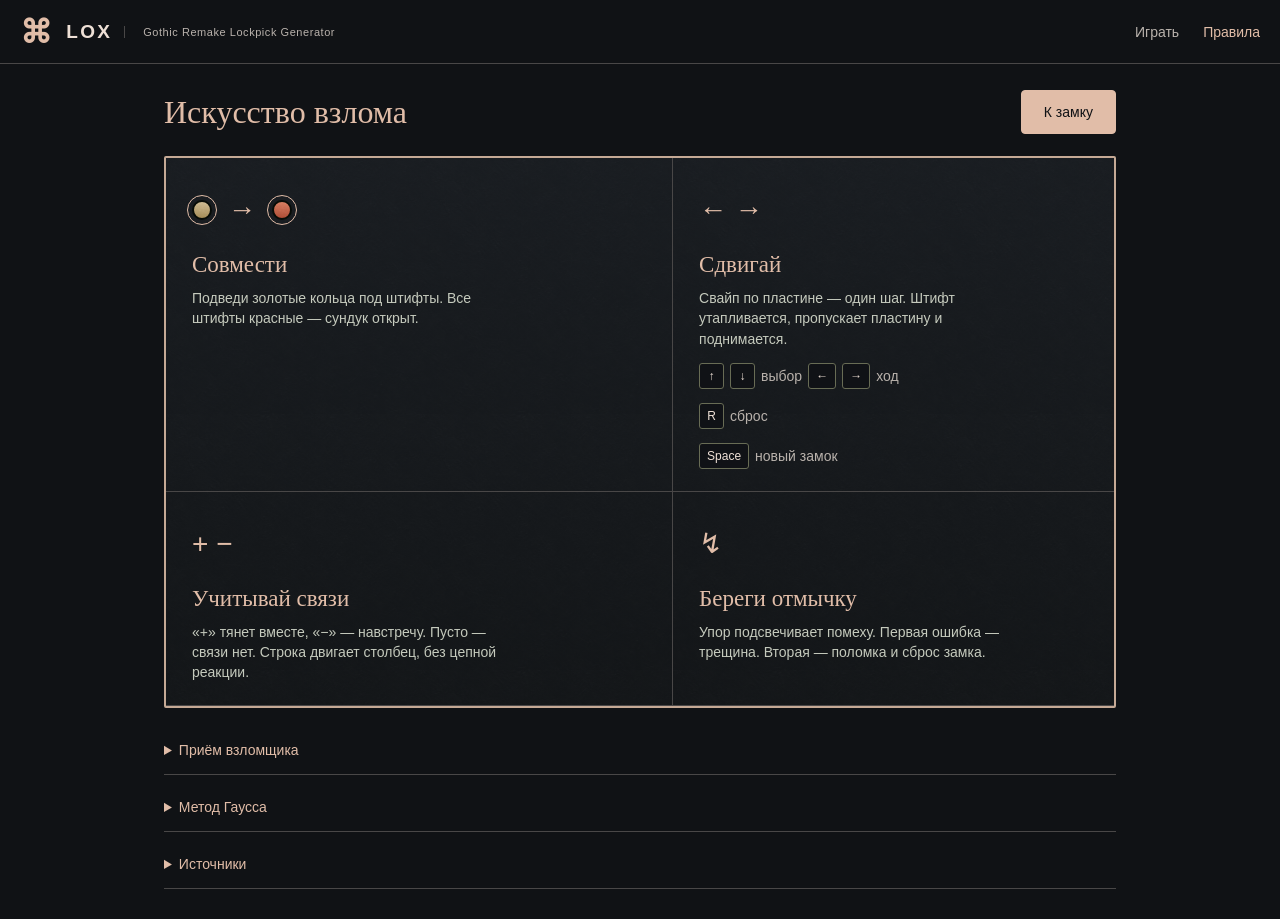
<file: guide.html>
<!doctype html>
<html lang="ru"><head><meta charset="UTF-8"><meta name="viewport" content="width=device-width,initial-scale=1,viewport-fit=cover"><meta name="theme-color" content="#111310"><title>Правила — LOX</title><link rel="stylesheet" href="./style.css?v=4e3e2d72d8f1"></head>
<body><header class="header"><a href="./" class="brand"><span class="brand-mark">⌘</span> LOX <span class="brand-sub">Gothic Remake Lockpick Generator</span></a><nav aria-label="Главная навигация"><a href="./">Играть</a><a href="./guide.html" aria-current="page">Правила</a></nav></header>
<main class="workspace guide"><div class="manual-heading"><h1>Искусство взлома</h1><a class="return" href="./">К замку</a></div>
<div class="manual-grid">
<section class="manual-card"><div class="manual-art" aria-hidden="true"><i class="demo-pin"></i><span>→</span><i class="demo-pin red"></i></div><h2>Совмести</h2><p>Подведи золотые кольца под штифты. Все штифты красные — сундук открыт.</p></section>
<section class="manual-card"><div class="manual-art" aria-hidden="true">← →</div><h2>Сдвигай</h2><p>Свайп по пластине — один шаг. Штифт утапливается, пропускает пластину и поднимается.</p><div class="control-keys"><kbd>↑</kbd><kbd>↓</kbd> выбор <kbd>←</kbd><kbd>→</kbd> ход</div><div class="control-keys"><kbd>R</kbd> сброс</div><div class="control-keys"><kbd>Space</kbd> новый замок</div></section>
<section class="manual-card"><div class="manual-art" aria-hidden="true">+ −</div><h2>Учитывай связи</h2><p>«+» тянет вместе, «−» — навстречу. Пусто — связи нет. Строка двигает столбец, без цепной реакции.</p></section>
<section class="manual-card"><div class="manual-art" aria-hidden="true">↯</div><h2>Береги отмычку</h2><p>Упор подсвечивает помеху. Первая ошибка — трещина. Вторая — поломка и сброс замка.</p></section>
</div>
<div class="manual-tips"><details><summary>Приём взломщика</summary><p>Начни с независимых ходов. Следи за краями связанных деталей. Для тренировки отключи поломку в меню.</p></details><details><summary>Метод Гаусса</summary><p>По таблице связей можно вычислить суммарные сдвиги. Метод Гаусса решает эти уравнения; порядок ходов и упоры проверяй отдельно.</p></details><details><summary>Источники</summary><div class="source-list"><a href="https://www.gamesradar.com/games/rpg/gothic-1-remake-lockpicking/" target="_blank" rel="noopener noreferrer">GamesRadar+</a><a href="https://lock-picker.com/lockpicking-guide/" target="_blank" rel="noopener noreferrer">Lock-picker</a><a href="https://github.com/Xetoxyc/gothic-remake-lockpicker" target="_blank" rel="noopener noreferrer">Xetoxyc</a></div></details></div>
</main></body></html>
</file>
<file: style.css>
:root{color-scheme:dark;--bg:#111310;--panel:#1a1e18;--line:#3c4235;--muted:#aeb3a3;--text:#e7e8dd;--gold:#d4b875;--red:#eb9b86;--metal:url('./assets/iron.jpg?v=0854e45d810f');--spring:cubic-bezier(.18,.85,.3,1.06);font:16px Arial,Helvetica,sans-serif;color:var(--text);background:var(--bg)}
@supports (transition-timing-function:linear(0,1)){:root{--spring:linear(0,.16,.44,.7,.88,.98,1.018,1.012,1)}}
*{box-sizing:border-box}body{margin:0}a{color:inherit;text-decoration:none}button,input,a{-webkit-tap-highlight-color:transparent}button,a{touch-action:manipulation}button{font:inherit;color:inherit;cursor:pointer;border:1px solid var(--line);border-radius:4px;background:linear-gradient(#293023dd,#20251ddd),var(--metal);transition:transform 180ms var(--spring),border-color 150ms,background-color 150ms}button:hover:not(:disabled){border-color:var(--gold)}button:active:not(:disabled){transform:scale(.96)}button:disabled{opacity:.4;cursor:default}button:focus-visible,a:focus-visible,input:focus-visible,summary:focus-visible,.plate:focus-visible{outline:2px solid var(--gold);outline-offset:2px}h1,h2,h3{font-family:Georgia,serif;font-weight:400;text-wrap:balance;margin:0}p{line-height:1.45;margin:0}h1{font-size:28px}h2{font-size:23px}h3{font-size:21px}[hidden]{display:none!important}.sr-only{position:absolute;width:1px;height:1px;padding:0;margin:-1px;overflow:hidden;clip:rect(0,0,0,0);white-space:nowrap;border:0}
.header{height:calc(64px + env(safe-area-inset-top));padding:env(safe-area-inset-top) max(20px,env(safe-area-inset-right)) 0 max(20px,env(safe-area-inset-left));border-bottom:1px solid var(--line);display:flex;align-items:center;justify-content:space-between;gap:20px}.brand{display:flex;align-items:center;gap:12px;font-size:19px;font-weight:600;letter-spacing:.12em}.brand-mark{color:var(--gold);font-size:32px}.brand-sub{font-size:11px;letter-spacing:.05em;font-weight:400;color:var(--muted);padding-left:18px;border-left:1px solid var(--line)}nav{display:flex;gap:24px;font-size:14px}nav a{padding:12px 0;color:var(--muted)}nav a[aria-current],nav a:hover{color:var(--gold)}.mobile-nav,.mobile-controls{display:none}
.game-page{height:100dvh;overflow:hidden;overscroll-behavior:none}.workspace{max-width:1600px;margin:0 auto}.game-page .workspace{height:calc(100dvh - 64px - env(safe-area-inset-top));padding:18px 24px max(18px,env(safe-area-inset-bottom));display:flex;flex-direction:column;gap:14px}.page-heading{display:flex;align-items:center;justify-content:space-between;flex:none}.mode-tag{color:var(--gold);font-size:13px}.layout{display:grid;grid-template-columns:190px minmax(0,1fr) 210px;gap:24px;flex:1;min-height:0}.setup,.connections{min-height:0;overflow:auto;padding:10px 0}.setup h2,.connections h2{margin-bottom:18px}fieldset{border:0;margin:0;padding:0}.levels{display:flex;gap:6px}.levels button{flex:1;min-width:0;height:44px}.levels button[aria-pressed=true]{background:var(--gold);color:var(--bg);border-color:var(--gold)}.level-caption{font-size:13px;margin:12px 0 18px}.level-caption strong{font-weight:400}.primary{width:100%;min-height:44px;display:flex;align-items:center;justify-content:space-between;padding:10px 12px;background:linear-gradient(#d4b875ee,#b89c5bee),var(--metal);color:#15180f;border-color:var(--gold);font-size:14px;font-weight:600}.settings{margin:20px 0;padding:18px 0;border-block:1px solid var(--line)}.check{display:flex;align-items:center;gap:10px;min-height:36px;font-size:14px;cursor:pointer}.audio-settings .check{margin-bottom:8px}input[type=checkbox]{appearance:none;flex:none;width:30px;height:18px;margin:0;border-radius:12px;background:#393f32;border:1px solid #717964;position:relative}input[type=checkbox]:before{content:'';position:absolute;left:3px;top:3px;width:10px;height:10px;border-radius:50%;background:var(--muted);transition:transform 180ms var(--spring)}input:checked{border-color:var(--gold)}input:checked:before{background:var(--gold);transform:translateX(12px)}.fine{color:var(--muted);font-size:12px;margin:10px 0}.audio-settings .primary{margin-top:12px}
.game{min-width:0;min-height:0;display:flex;flex-direction:column;border:3px solid #555747;border-radius:6px;background:linear-gradient(#191d17f5,#171b15f5),var(--metal);box-shadow:inset 0 0 0 1px #090c08;overflow:hidden}.game-heading{padding:14px 18px;display:flex;align-items:center;justify-content:space-between;gap:10px;flex:none}.game-heading h2{font-size:24px}.status-label{font-size:11px;padding:6px 8px;border:1px solid #656047;color:var(--gold);border-radius:3px;flex:none}.status-label.won{color:var(--red);border-color:var(--red)}.board{flex:1;min-height:0;display:flex;flex-direction:column;justify-content:center;gap:5px;padding:0 10px}.plate{flex:1;min-height:0;max-height:108px;display:grid;grid-template-columns:36px minmax(0,1fr) 36px;gap:6px;align-items:center;padding:3px 6px;border:1px solid transparent;border-radius:4px;touch-action:none;user-select:none;-webkit-user-select:none}.plate.selected{background:#d4b8750b;border-color:#827448}.arrow{height:40px;font:27px Georgia,serif;padding:0}.rail{position:relative;min-width:0;height:100%;max-height:64px;overflow:hidden;container-type:inline-size}.rail:before{content:'';position:absolute;top:50%;left:0;right:0;height:2px;background:#080b07;box-shadow:0 1px #34392b}.plate-track{position:absolute;top:50%;left:calc(100% * 3 / 13);width:calc(100% * 7 / 13);height:78%;max-height:46px;translate:0 -50%;display:grid;grid-template-columns:repeat(7,minmax(0,1fr));align-items:center;background:linear-gradient(#a2a58a99,#434b37bb 12%,#2d3427aa 85%,#10150dee),var(--metal);background-size:auto,128px;border-top:2px solid #888e73;border-bottom:3px solid #090d07;border-radius:4px;box-shadow:0 3px 3px #0008;transition:transform 200ms var(--plate-travel,cubic-bezier(.4,0,.6,1)) 25ms}.hole{justify-self:center;width:clamp(8px,3.5cqw,19px);aspect-ratio:1;border-radius:50%;background:#0b1009;border:1px solid #677056;box-shadow:inset 0 2px 3px #000}.hole.target{border-color:var(--gold);outline:1px solid #b99552;outline-offset:2px}.fixed-pin{position:absolute;left:50%;top:50%;width:clamp(5px,2.3cqw,13px);aspect-ratio:1;border-radius:50%;transform:translate(-50%,-50%);background:linear-gradient(#e4cea0dd,#b4995cdd),var(--metal);border:1px solid #d1b779;box-shadow:0 1px 2px #000;pointer-events:none;z-index:1}.centered .fixed-pin{background:linear-gradient(#ed8868dd,#be4f35dd),var(--metal);border-color:#ed9276;box-shadow:0 1px 2px #321309}.moving .fixed-pin{animation:pin-dip 250ms linear}.plate.blocked{border-color:var(--red);background:#56302366;animation:edge-shake 240ms ease-out}.blocked .plate-track{border-color:var(--red)}
@keyframes pin-dip{0%{transform:translate(-50%,-50%) scale(1)}10%,90%{transform:translate(-50%,-50%) scale(.84)}94%{transform:translate(-50%,-50%) scale(1.015)}100%{transform:translate(-50%,-50%) scale(1)}}
@keyframes edge-shake{0%,100%{transform:translateX(0)}18%{transform:translateX(-4px)}40%{transform:translateX(3px)}65%{transform:translateX(-2px)}82%{transform:translateX(1px)}}
.board-legend{padding:6px 18px;display:flex;justify-content:flex-end;font-size:12px;color:var(--red);flex:none}.game-feedback{flex:none;min-height:32px;padding:7px 18px;border-block:1px solid var(--line);font-size:12px;color:var(--muted);line-height:1.4}.game-feedback.error{color:var(--red)}.game-bottom{padding:7px 18px;display:flex;align-items:center;justify-content:space-between;gap:10px;flex:none}.metrics{display:flex;gap:18px}.metrics div{display:flex;align-items:baseline;gap:5px}.metrics span{font-size:17px}.metrics small{font-size:11px;color:var(--muted)}.secondary-actions{display:flex;gap:12px}.quiet{border:0;background:none;min-height:36px;font-size:12px;padding:4px}.keyboard-hint{display:flex;justify-content:center;gap:14px;padding:8px;font-size:11px;color:var(--muted);border-top:1px solid var(--line);flex:none}kbd{font:inherit}.game-page footer{display:none}.connection-intro{font-size:12px;color:var(--muted);margin-bottom:14px}table{width:100%;table-layout:fixed;border-spacing:3px;font-size:13px}th,td{height:27px;text-align:center;font-weight:400}th{font-size:11px;color:var(--muted)}td{background:#262c21;border-radius:2px}.self{background:transparent;color:#7e8872}.active td{background:#343d29}.active th,.same{color:var(--gold)}.opposite{color:#b9d0dc}.link-legend{margin-top:18px}.link-legend p{display:flex;gap:12px;margin:8px 0;font-size:12px;color:var(--muted)}.link-legend b{font-size:16px;width:14px}.selected-note{border-top:1px solid var(--line);margin-top:20px;padding-top:16px;font-size:13px;color:var(--gold)}.selected-note p{font-size:12px;color:var(--muted);margin-top:8px}.hidden-map{padding:20px;text-align:center;color:var(--muted)}.hidden-map span{display:block;font-size:28px;margin-bottom:12px}
.game-sheet{color:var(--text);background:var(--panel);border:1px solid #72765c;border-radius:10px;width:min(440px,calc(100% - 20px));max-height:calc(100dvh - 24px);padding:18px 22px;overscroll-behavior:contain}.game-sheet::backdrop{background:#000b}.sheet-heading{display:flex;justify-content:space-between;align-items:center;margin-bottom:14px}.sheet-heading button{width:44px;height:44px}.game-sheet .setup,.game-sheet .connections{padding:0;overflow:visible}.game-sheet .setup h2,.game-sheet .connections h2{display:none}.game-sheet .check{min-height:44px}.game-sheet table td,.game-sheet table th{height:32px}.rules-link{display:block;color:var(--gold);padding:16px 0 4px}
@media(max-width:1100px),(max-height:700px){.game-page .header{height:calc(52px + env(safe-area-inset-top));gap:10px}.game-page .header nav,.game-page .page-heading{display:none}.game-page .workspace{height:calc(100dvh - 52px - env(safe-area-inset-top));padding:8px max(10px,env(safe-area-inset-right)) max(8px,env(safe-area-inset-bottom)) max(10px,env(safe-area-inset-left));max-width:900px;width:100%}.layout{display:flex}.game{width:100%}.mobile-nav{display:flex;gap:6px}.mobile-nav button{min-height:44px;padding:0 12px;background:none;border-color:transparent;font-size:14px}.mobile-controls{display:grid;grid-template-columns:56px 1fr 56px;gap:8px;padding:6px 10px 8px;border-top:1px solid var(--line);flex:none}.mobile-controls button{height:44px;font-size:28px}.mobile-controls #mobile-action{font-size:13px;border-color:transparent;background:none;color:var(--muted)}.mobile-controls #mobile-action.ready{background:var(--gold);color:var(--bg)}.keyboard-hint{display:none}.plate{grid-template-columns:minmax(0,1fr);padding:3px 6px;max-height:100px}.plate .arrow{display:none}.game-heading{padding:10px 14px}.game-heading h2{font-size:21px}}
@media(max-width:650px){.brand-sub,.brand-mark{display:none}.header{padding-left:16px;padding-right:12px}.board{padding:0 6px;gap:3px}.game-heading h2{font-size:20px}.game-bottom,.game-feedback{padding-left:12px;padding-right:12px}.metrics{gap:12px}.secondary-actions{gap:8px}}
@media(max-height:500px){.game-page .workspace{max-width:none;padding-top:4px;padding-bottom:4px}.game-page .game{display:grid;grid-template-columns:minmax(0,1fr) 210px;grid-template-rows:40px minmax(0,1fr) 42px 58px}.board{grid-column:1;grid-row:1/5;padding:5px;gap:1px}.game-heading{grid-column:2;grid-row:1}.game-heading h2{font-size:17px}.status-label{display:none}.board-legend{display:none}.game-feedback{grid-column:2;grid-row:2;align-self:start}.game-bottom{grid-column:2;grid-row:3;padding:2px 6px;gap:4px}.metrics{gap:8px}.metrics small{font-size:9px}.secondary-actions{gap:4px}.quiet{font-size:11px}.mobile-controls{grid-column:2;grid-row:4;grid-template-columns:40px 1fr 40px;gap:3px;padding:5px}.mobile-controls #mobile-action{font-size:11px}.plate-track{height:78%;border-top-width:1px;border-bottom-width:1px}.rail{container-type:size}.hole{width:min(3.5cqw,42cqh)}.fixed-pin{width:min(2.3cqw,28cqh)}}
@media(max-height:500px) and (max-width:500px){.game-page .game{grid-template-columns:minmax(0,1fr) 140px}.game-heading h2{font-size:15px}.game-bottom{flex-wrap:wrap;align-content:center}.metrics small{display:none}.mobile-controls{grid-template-columns:32px 1fr 32px}.mobile-controls #mobile-action{font-size:10px}}
.guide{max-width:1000px;padding:26px 24px 30px}.manual-heading{display:flex;align-items:center;justify-content:space-between;margin-bottom:22px;gap:16px}.manual-heading h1{font-size:32px}.return{display:inline-flex;align-items:center;justify-content:center;padding:12px 22px;background:var(--gold);color:var(--bg);border:1px solid var(--gold);border-radius:4px;min-height:44px;font-size:14px}.manual-grid{display:grid;grid-template-columns:1.15fr 1fr;gap:0;background:linear-gradient(#1b211af2,#171c15f2),var(--metal);border:2px solid #62634e;border-radius:5px}.manual-card{padding:22px 26px;border-bottom:1px solid var(--line)}.manual-card:nth-child(odd){border-right:1px solid var(--line)}.manual-card h2{color:var(--gold);margin-bottom:10px}.manual-card p{font-size:14px;color:#c5cabd;max-width:42ch}.manual-art{height:60px;display:flex;align-items:center;gap:16px;margin-bottom:12px;color:var(--gold);font-size:28px}.demo-pin{width:20px;height:20px;border-radius:50%;background:linear-gradient(#e4cea0dd,#b4995cdd),var(--metal);border:2px solid #090d07;outline:1px solid var(--gold);outline-offset:4px}.demo-pin.red{background:linear-gradient(#ed8868dd,#be4f35dd),var(--metal)}.control-keys{display:flex;gap:6px;align-items:center;font-size:14px;margin-top:14px;color:var(--muted)}.control-keys kbd{border:1px solid #686c55;padding:5px 7px;border-radius:3px;color:var(--text)}.manual-tips{display:flex;gap:8px;flex-direction:column;margin-top:18px}.manual-tips details{border-bottom:1px solid var(--line);padding:10px 0}.manual-tips summary{cursor:pointer;color:var(--gold);font-size:14px;min-height:28px;line-height:28px}.manual-tips p,.source-list{font-size:13px;color:var(--muted);padding:8px 0;line-height:1.5}.source-list{display:flex;gap:18px;flex-wrap:wrap}.source-list a:hover{color:var(--gold)}
@media(max-width:600px){.guide{padding:18px 14px}.manual-heading{margin-bottom:16px}.manual-heading h1{font-size:26px}.manual-card{padding:16px}.manual-card h2{font-size:20px}.manual-card p{font-size:13px}.manual-grid{grid-template-columns:1fr}.manual-card:nth-child(odd){border-right:0}.manual-art{height:32px;float:right;margin:2px 0 12px 16px;font-size:24px;gap:9px}.demo-pin{width:14px;height:14px}.control-keys{flex-wrap:wrap;font-size:12px;margin-top:10px}.guide .return{padding:10px 16px}}
@media(prefers-reduced-motion:reduce){*,*::before{animation:none!important;transition:none!important;scroll-behavior:auto!important}}
/* Game controls: framed keys, tactile buttons, one physical pick. */
:root{--bg:#101215;--panel:#1a1d21;--line:#494747;--gold:#e1bda8;--muted:#b9b2ac;--text:#eee0d6}
body{-webkit-user-select:none;user-select:none;-webkit-touch-callout:none}
.icon{width:20px;height:20px;flex:none;display:inline-block;vertical-align:middle;pointer-events:none}
button{display:inline-flex;align-items:center;justify-content:center;gap:8px;border-radius:2px}
.levels button{gap:4px}.levels .icon{width:13px;height:15px}
.primary{background:linear-gradient(#e4c6b6ed,#c6a18aed),var(--metal);border-color:#f0d4c3;justify-content:center}
.toggle{width:100%;min-height:44px;justify-content:flex-start;padding:9px 12px;margin:4px 0;color:var(--muted);background:#0c0e10;border:1px solid #5d5651}
.toggle[aria-pressed=true]{background:#e1bda81a;color:var(--gold);border-color:var(--gold);box-shadow:inset 0 0 0 2px #101215}
.toggle[aria-pressed=false]{color:#a59d98}.settings{margin:16px 0;padding:12px 0}
#pick-status{display:flex;align-items:center;gap:9px;min-height:30px}.status-label{border:0;padding:0;color:var(--gold)}.status-label .icon{width:28px;height:28px}
.game{border-width:1px;border-color:#c5a995;border-radius:1px;background:linear-gradient(#181c20ef,#111417f5),var(--metal);box-shadow:inset 0 0 0 3px #101215,inset 0 0 0 4px #685d54}
.game-heading{position:relative;padding-bottom:18px}.game-heading:after{content:'';position:absolute;bottom:5px;left:18px;right:18px;height:1px;background:#a38c7759}
.game-sheet,.manual-grid{border-color:#c5a995;border-radius:2px;background:linear-gradient(#171b20f0,#111417f0),var(--metal)}
.game-heading h2,.sheet-heading h2,.manual-heading h1{color:var(--gold)}
.game-bottom{justify-content:flex-end;padding-top:10px;padding-bottom:10px}.secondary-actions{gap:8px}
.quiet{min-height:40px;padding:8px 13px;border:1px solid #9c8573;background:linear-gradient(#25272be8,#101215ed),var(--metal);border-radius:2px;color:var(--text)}
.result{display:flex;align-items:center;gap:9px;margin-right:auto;color:var(--gold);font-size:14px}
.keyboard-hint{gap:18px;padding:10px;flex-wrap:wrap}.keyboard-hint>span{display:flex;align-items:center;gap:5px}
kbd{display:inline-flex;align-items:center;justify-content:center;min-width:25px;height:26px;padding:0 6px;border:1px solid #a18e80;border-bottom-width:3px;background:#101216;border-radius:2px;font:12px Arial,sans-serif;color:#f0dbcd}
.mobile-controls #mobile-action{border:1px solid #807265;background:#1a1d21;color:var(--gold)}
@keyframes pin-dip{0%{transform:translate(-50%,-50%) scale(1)}10%,90%{transform:translate(-50%,-50%) scale(.84)}94%{transform:translate(-50%,-50%) scale(1.015)}100%{transform:translate(-50%,-50%) scale(1)}}
@media(max-height:500px){.game-page .game{grid-template-rows:40px minmax(0,1fr) 58px}.board{grid-row:1/4}.game-bottom{grid-column:2;grid-row:2;align-self:end;flex-direction:column;align-items:stretch;padding:5px;gap:8px}.result{font-size:12px;margin:0}.secondary-actions{gap:5px}.quiet{padding:6px;flex:1;font-size:11px}.quiet .icon{width:16px;height:16px}.mobile-controls{grid-row:3}.mobile-controls .icon{width:16px;height:16px}.mobile-controls #mobile-action{gap:3px}}
@media(max-width:500px){.quiet{padding:7px 9px}.result{font-size:12px;gap:5px}.result .icon{width:16px;height:16px}}
/* Shared control measurements, including the initial HTML before JS runs. */
.primary,.toggle,.quiet{min-height:44px;padding:10px 14px;font-size:14px;line-height:20px;gap:10px}
.primary .icon,.toggle .icon,.quiet .icon{width:20px;height:20px;stroke-width:1.8}
button>span{display:block;line-height:20px}.toggle{display:flex;align-items:center}.levels button{height:44px;padding:0 5px;gap:5px}.levels .icon{width:14px;height:16px}
.keyboard-hint{font-size:12px;line-height:20px}.keyboard-hint kbd{height:28px;min-width:28px;padding:0 7px}
@media(max-height:500px){.quiet{min-height:40px;padding:8px;font-size:12px;gap:6px}.quiet .icon{width:18px;height:18px}}

.break-flash{position:fixed;inset:0;z-index:10;display:grid;place-items:center;background:#0005;opacity:0;visibility:hidden;pointer-events:none;user-select:none;-webkit-user-select:none;-webkit-touch-callout:none}
.break-flash span{pointer-events:none;font:700 clamp(80px,23vmin,240px)/1 Georgia,serif;letter-spacing:.06em;padding-left:.06em;color:#efd7c6;text-shadow:0 3px 0 #361a14,0 0 24px #0008}
.break-flash.active{visibility:visible;animation:break-fade 1000ms ease-out both}
.break-flash.active span{animation:break-pop 110ms cubic-bezier(.16,.9,.25,1.1) both}
@keyframes break-fade{0%,8%{opacity:1}100%{opacity:0}}
@keyframes break-pop{from{transform:scale(.88)}to{transform:scale(1)}}
@media(prefers-reduced-motion:reduce){.break-flash.active{animation:break-fade 1000ms ease-out both!important}.break-flash.active span{animation:none!important}}

.stats-panel{margin-top:18px;border-top:1px solid var(--line);padding-top:12px}.stats-panel summary{cursor:pointer;font-size:14px;color:var(--gold);padding:10px 0;min-height:44px}.stats-panel summary span{margin-right:8px}.stats-grid{display:grid;grid-template-columns:1fr 1fr;gap:14px 8px;margin:12px 0 20px}.stats-grid div,.stats-records div{min-width:0}.stats-grid dt,.stats-records dt{font-size:12px;color:var(--muted)}.stats-grid dd{font-size:20px;margin:5px 0 0;color:var(--text)}.stats-panel h3{font:14px Arial,sans-serif;color:var(--gold)}.stats-records{margin:10px 0}.stats-records div{display:flex;justify-content:space-between;padding:6px 0}.stats-records dd{margin:0;font-size:14px}

.game-heading .pick-button{display:inline-flex;align-items:center;justify-content:center;flex:none;width:44px;height:44px;padding:8px;border:1px solid transparent;border-radius:2px;background:transparent;color:var(--gold);opacity:1}.game-heading .pick-button:disabled{cursor:default;opacity:1}.game-heading .pick-button.broken{background:var(--gold);border-color:var(--gold);color:#171819;cursor:pointer}.game-heading .pick-button.broken:hover{background:#f0d6c5}.game-heading .pick-button .icon{width:28px;height:28px}
/* The solid plate masks the pin; the seven apertures are actual transparent holes. */
.rail{--hole-size:clamp(8px,3.5cqw,19px);isolation:isolate}
.plate-track{z-index:2;-webkit-mask-image:radial-gradient(circle at center,transparent calc(var(--hole-size)/2 - 1px),#000 calc(var(--hole-size)/2 - 1px));mask-image:radial-gradient(circle at center,transparent calc(var(--hole-size)/2 - 1px),#000 calc(var(--hole-size)/2 - 1px));-webkit-mask-size:calc(100%/7) 100%;mask-size:calc(100%/7) 100%;-webkit-mask-repeat:repeat-x;mask-repeat:repeat-x}
.plate-track .hole{width:var(--hole-size);background:transparent}.fixed-pin{z-index:1}
.share-button{width:100%;margin-top:10px;font-size:13px}
#share-url{width:100%;padding:12px;margin:8px 0 16px;border:1px solid var(--line);background:var(--bg);color:var(--text);font:14px Arial,sans-serif;user-select:text;-webkit-user-select:text}
.replay-dialog{width:min(900px,calc(100vw - 24px));height:min(740px,calc(100dvh - 24px));max-width:none;max-height:none;padding:16px;color:var(--text);background:var(--panel);border:1px solid var(--gold);overflow:hidden}
.replay-dialog[open]{display:flex;flex-direction:column}.replay-dialog::backdrop{background:#000b}.replay-dialog .sheet-heading{flex:none;gap:12px;margin-bottom:8px}.replay-dialog .sheet-heading h2{margin-right:auto}.replay-dialog .sheet-heading button{flex:none}.replay-dialog #replay-state{font-size:13px;color:var(--gold)}
.replay-board{min-height:0;flex:1;padding:4px}.replay-board .plate{grid-template-columns:minmax(0,1fr);pointer-events:none}.replay-controls,.replay-transport,.replay-rate{display:flex;align-items:center;gap:8px}.replay-controls{justify-content:space-between;flex:none;padding:12px 0 4px;flex-wrap:wrap}.replay-controls button{width:44px;height:44px;font-size:20px}.replay-controls span{font-size:13px;color:var(--gold);min-width:58px;text-align:center}.replay-dialog .keyboard-hint{flex:none;margin-top:10px}
@media(max-height:500px){.rail{--hole-size:min(3.5cqw,42cqh)}.replay-dialog{padding:8px}.replay-dialog .sheet-heading{height:40px;margin:0}.replay-controls{padding:4px 0 0}.replay-dialog .keyboard-hint{display:none}.replay-board{gap:1px}}
@media(max-width:600px){.replay-dialog{padding:10px}.replay-dialog .keyboard-hint{display:none}.replay-controls{gap:6px}.replay-controls button{width:40px;height:44px}.replay-transport,.replay-rate{gap:4px}.replay-controls span{min-width:48px;font-size:12px}}

/* Slow crossing at the aperture edges makes physical occlusion readable. */
@supports (transition-timing-function:linear(0,1)){:root{--plate-travel:linear(0,.05 12%,.18 38%,.82 62%,.95 88%,1)}}
.plate-bed{position:absolute;z-index:0;top:50%;left:calc(100% * 3 / 13);width:calc(100% * 7 / 13);height:78%;max-height:46px;translate:0 -50%;border-radius:4px;background:#080b07;pointer-events:none;transition:transform 200ms var(--plate-travel,cubic-bezier(.4,0,.6,1)) 25ms}
.fixed-pin{opacity:1;transition:none}.moving .fixed-pin{opacity:1}

.plate.dragging .plate-track,.plate.dragging .plate-bed{transition:none}.plate.dragging .fixed-pin{animation:none;transform:translate(-50%,-50%) scale(.84)}.plate.drag-settle .plate-track,.plate.drag-settle .plate-bed{transition:transform 160ms cubic-bezier(.2,.7,.3,1) 0ms}

.seed-panel{margin-top:10px}.seed-panel summary{padding:10px 0;cursor:pointer;color:var(--gold);font-size:14px}.seed-panel input{width:100%;min-width:0;height:44px;padding:10px;border:1px solid var(--line);background:var(--bg);color:var(--text);font:14px Arial,sans-serif;user-select:text;-webkit-user-select:text}.seed-panel button{width:100%;margin-top:8px}#seed-error:empty{display:none}
</file>
